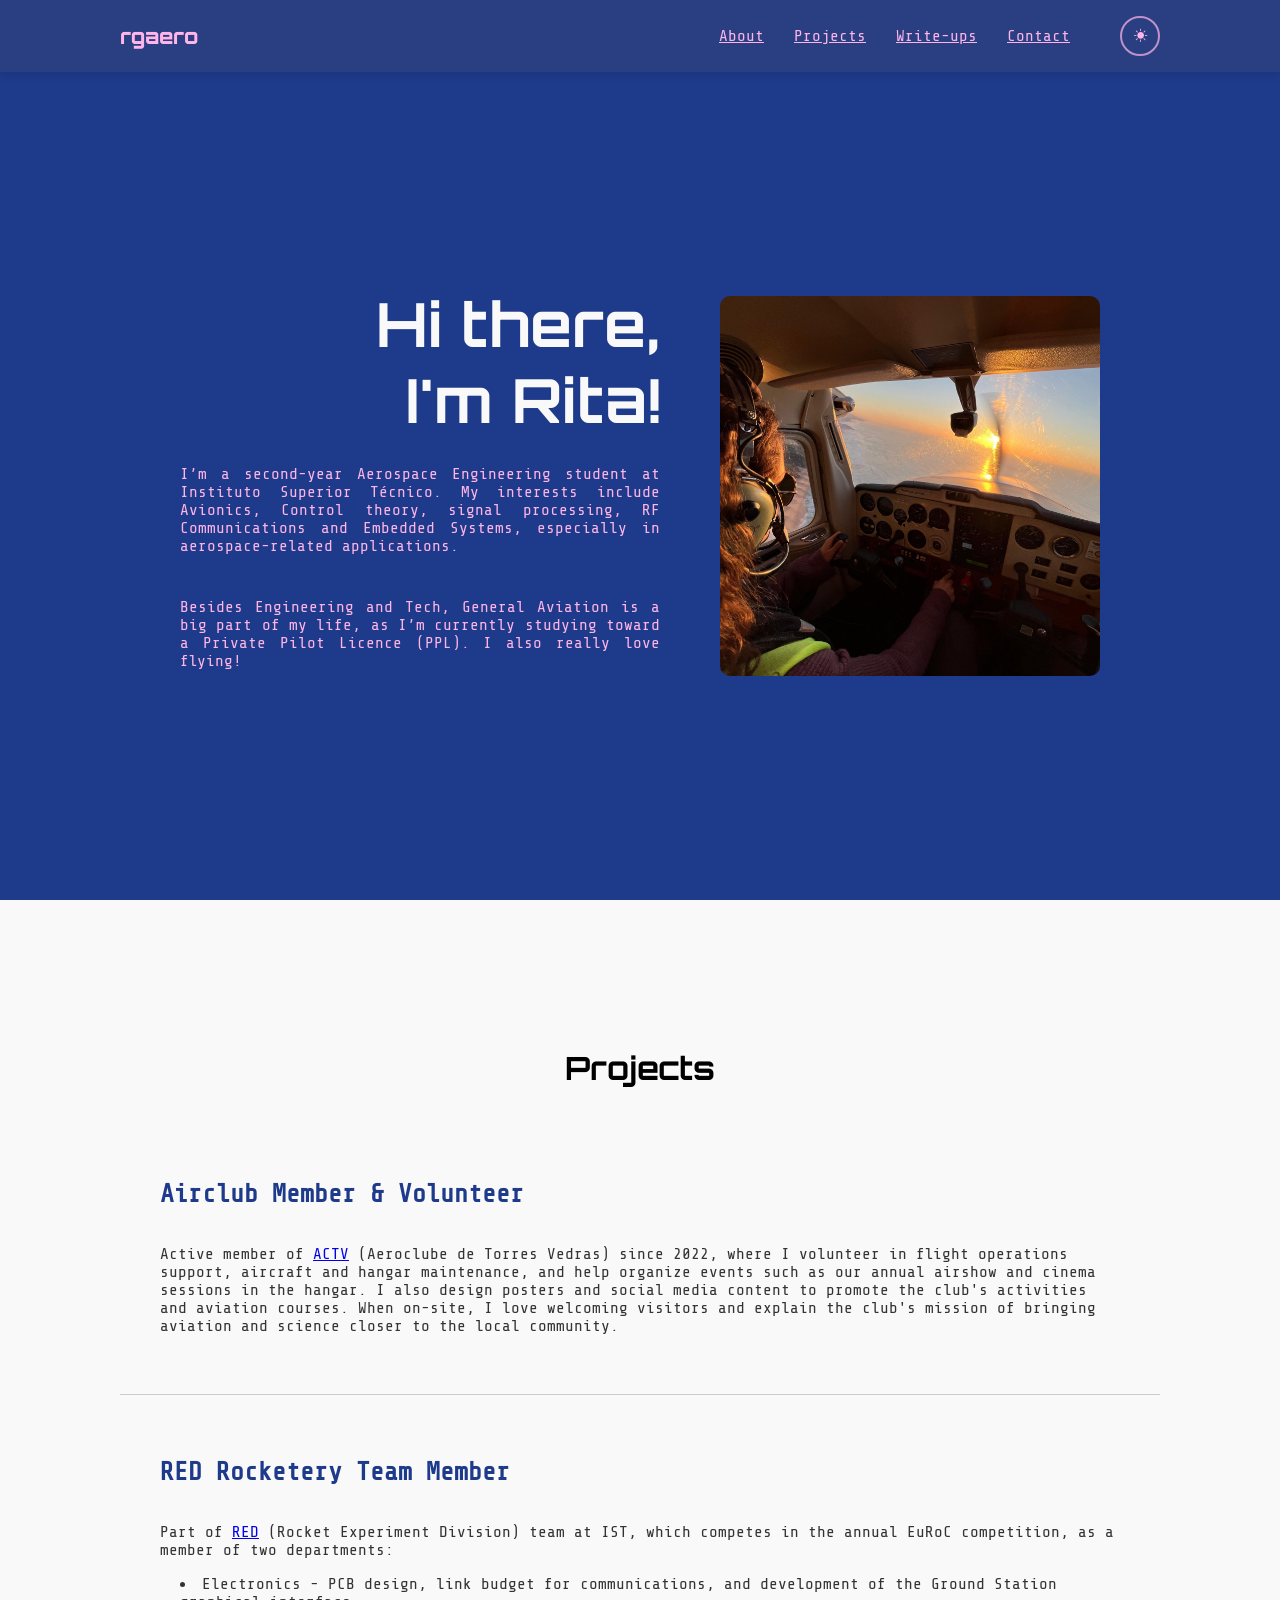
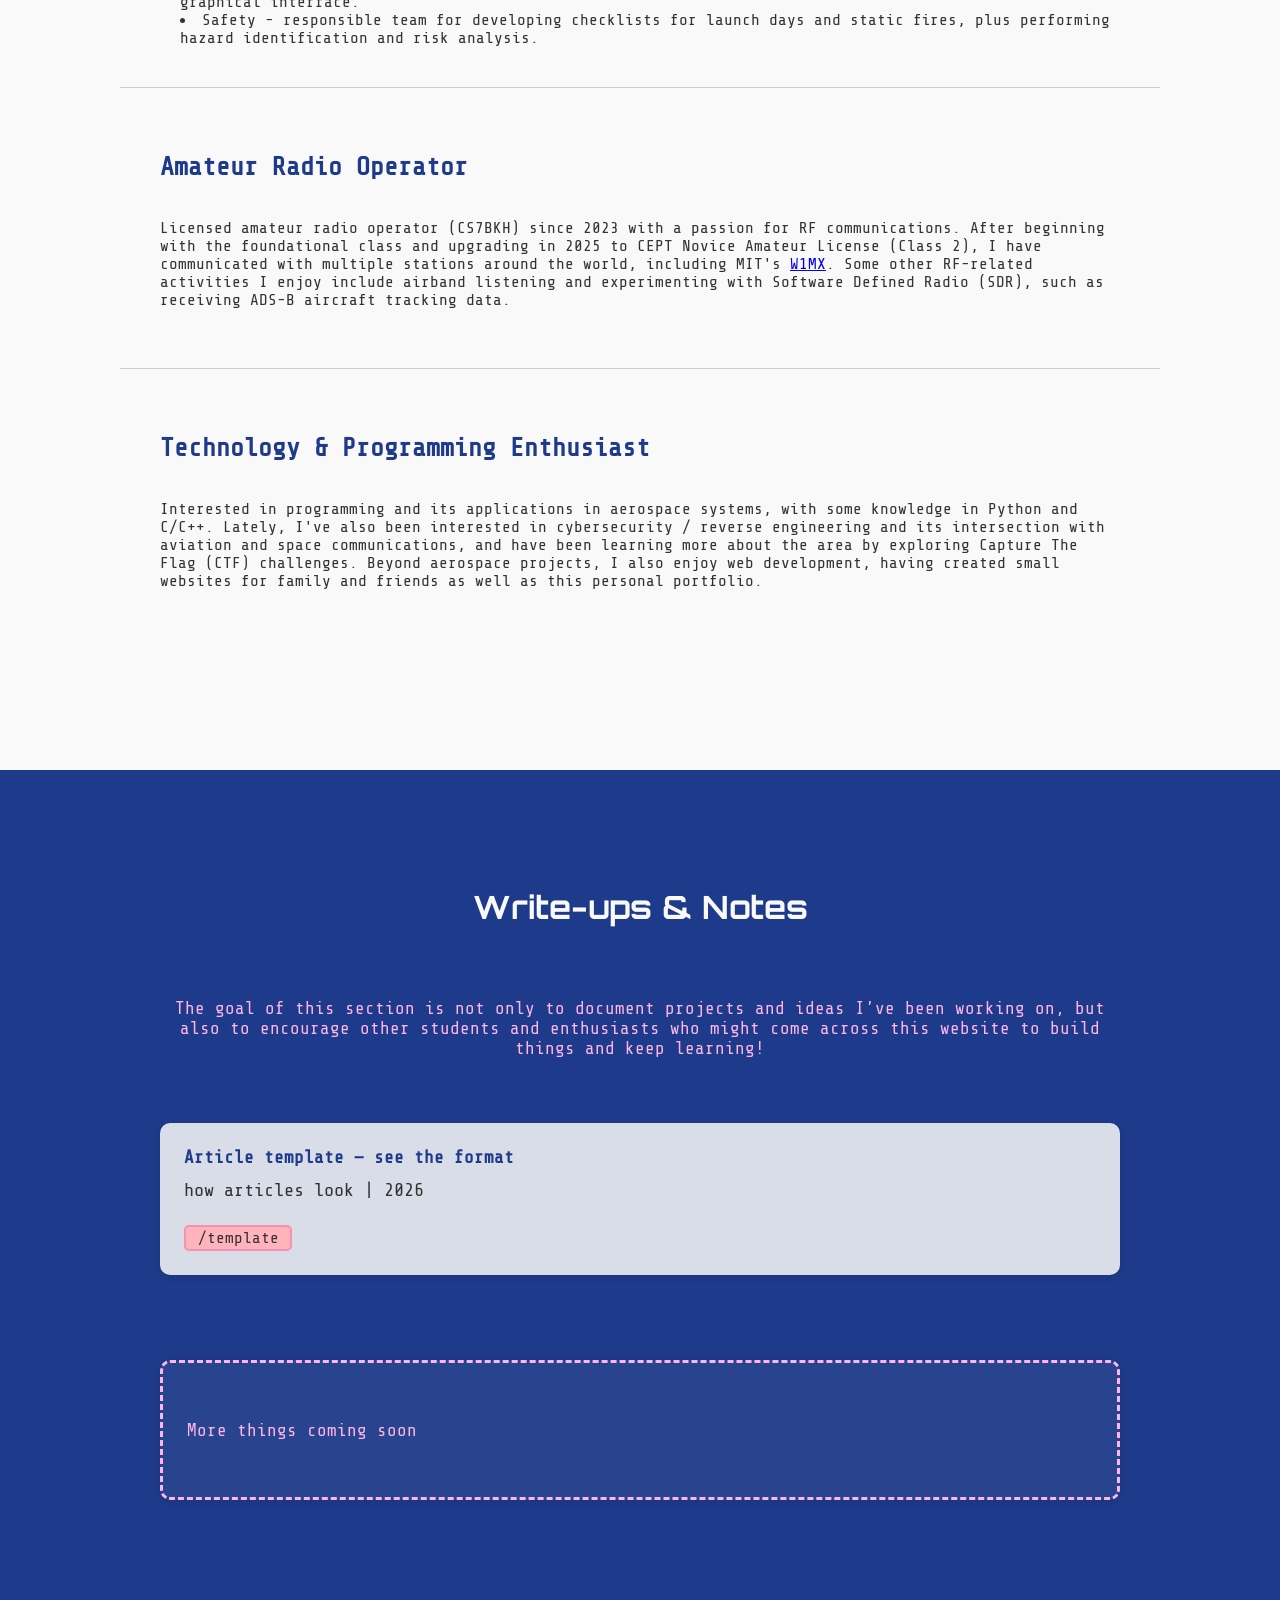
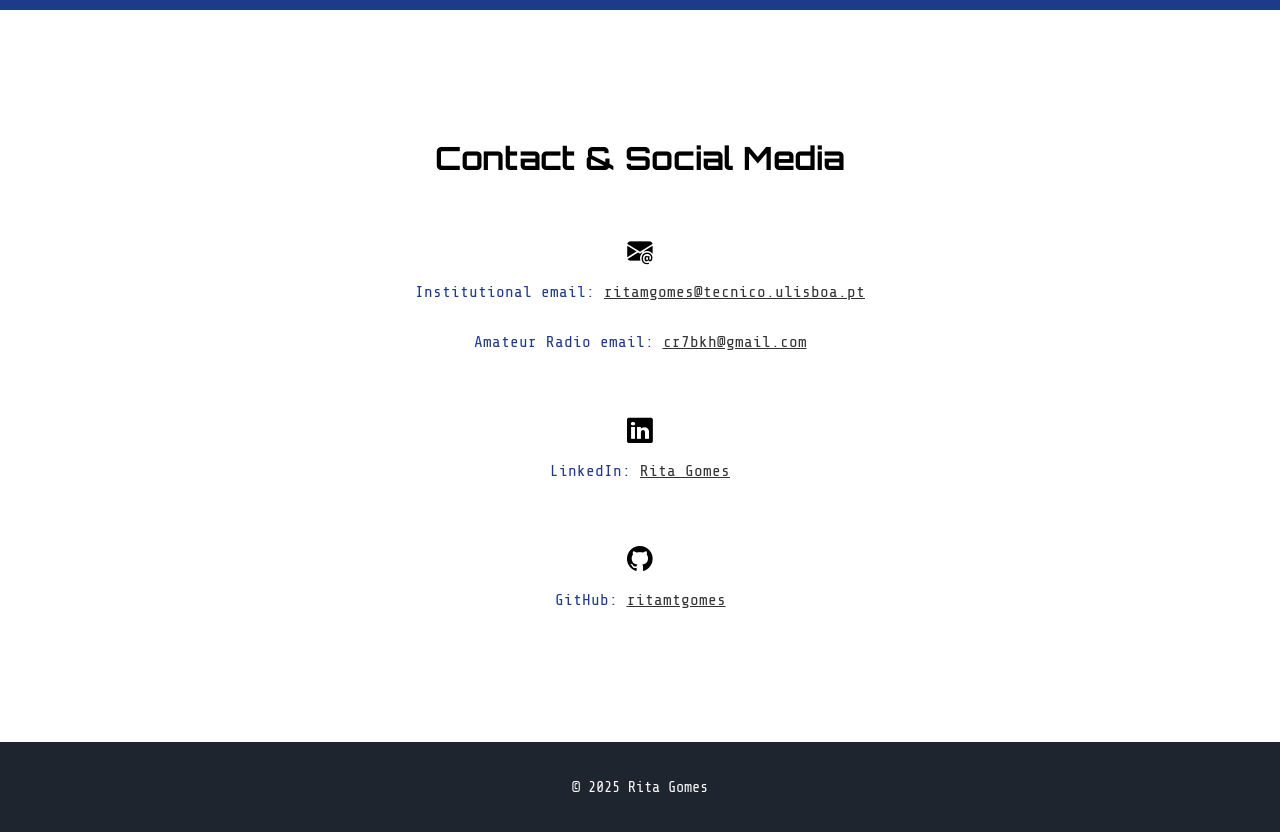
<file: index.html>
<!DOCTYPE html>
<html lang="en">
<head>
    <meta charset="UTF-8">
    <meta name="viewport" content="width=device-width, initial-scale=1.0">
    <title>Rita Gomes - BSc in Aerospace Engineering</title>
    
    <link rel="stylesheet" href="css/main.css">
    <link href="https://fonts.googleapis.com/css2?family=Orbitron:wght@400;700&family=Share+Tech+Mono&display=swap" rel="stylesheet">
    <link rel="stylesheet" href="https://cdn.jsdelivr.net/npm/bootstrap-icons@1.13.1/font/bootstrap-icons.min.css">
</head>



<body>

    <nav id="navbar">
        <a class="logo" href="index.html">rgaero</a>
        <div class="nav-right">
            <button class="hamburger" id="hamburger">
                <span class="bar"></span>
                <span class="bar"></span>
                <span class="bar"></span>
            </button>
            <ul class="nav-list" id="nav-menu">
                <li><a href="../index.html#hero" class="nav-link">About</a></li>
                <li><a href="../index.html#projects" class="nav-link">Projects</a></li>
                <li><a href="../index.html#writeups" class="nav-link">Write-ups</a></li>
                <li><a href="../index.html#contact" class="nav-link">Contact</a></li>
            </ul>
            <button class="theme-toggle">
                <i class="bi bi-brightness-high-fill"></i>
            </button>
        </div>
    </nav>



    <!-- about me -->

    <section id="hero" class="section">
        <div class="hero-inner">
            <div id="text-container-hero">
                <h1 class="text-white hello">Hi there,<br>I'm Rita!</h1>
                <p class="text-pink afterhello">
                    I’m a second-year Aerospace Engineering student at Instituto Superior Técnico. My interests include Avionics, Control theory, signal processing, RF Communications and Embedded Systems, especially in aerospace-related applications.
                </p>
                <p class="text-pink afterhello">
                    Besides Engineering and Tech, General Aviation is a big part of my life, as I’m currently studying toward a Private Pilot Licence (PPL).
                    I also really love flying!
                </p>
            </div>
            <img class="image-hero" src="images/e39753bd-b176-4417-be80-52ac7fd4b9c6.JPG" alt="foto">
        </div>
    </section>




    <section id="projects" class="section">
        <h1 class="titles">Projects</h1>
        <div class="about-cards line">
            <div class="about-text">
                <h2 class="text-blue subtitles">Airclub Member & Volunteer</h2>
                <p class="text-gray">Active member of <a href="https://www.actv.pt/">ACTV</a> (Aeroclube de Torres Vedras) since 2022, where I volunteer in flight operations support, aircraft and hangar maintenance, and help organize events such as our annual airshow and cinema sessions in the hangar. I also design posters and social media content to promote the club's activities and aviation courses. When on-site, I love welcoming visitors and explain the club's mission of bringing aviation and science closer to the local community.</p>
            </div>
        </div>
        <div class="about-cards line">
            <div class="about-text">
                <h2 class="text-blue subtitles">RED Rocketery Team Member</h2>
                <p class="text-gray">Part of <a href="https://red.aerotec.pt">RED</a> (Rocket Experiment Division) team at IST, which competes in the annual EuRoC competition, as a member of two departments:  
                <li class="text-gray">Electronics - PCB design, link budget for communications, and development of the Ground Station graphical interface.</li>
                <li class="text-gray">Safety - responsible team for developing checklists for launch days and static fires, plus performing hazard identification and risk analysis.</li>
            </div>
        </div>
        <div class="about-cards line">
            <div class="about-text">
                <h2 class="text-blue subtitles">Amateur Radio Operator</h2>
                <p class="text-gray">Licensed amateur radio operator (CS7BKH) since 2023 with a passion for RF communications. After beginning with the foundational class and upgrading in 2025 to CEPT Novice Amateur License (Class 2), I have communicated with multiple stations around the world, including MIT's <a href="https://w1mx.mit.edu/">W1MX</a>. Some other RF-related activities I enjoy include airband listening and experimenting with Software Defined Radio (SDR), such as receiving ADS-B aircraft tracking data.
                </p>
            </div>
        </div>
        <div class="about-cards">
            <div class="about-text">
                <h2 class="text-blue subtitles">Technology & Programming Enthusiast</h2>
                <p class="text-gray">Interested in programming and its applications in aerospace systems, with some knowledge in Python and C/C++. Lately, I've also been interested in cybersecurity / reverse engineering and its intersection with aviation and space communications, and have been learning more about the area by exploring Capture The Flag (CTF) challenges. Beyond aerospace projects, I also enjoy web development, having created small websites for family and friends as well as this personal portfolio.</p>
            </div>
        </div>
    </section>





    <section id="writeups" class="section">

        <h1 class="text-white titles">Write-ups & Notes</h1>
        <p class="projects-text text-pink">
            The goal of this section is not only to document projects and ideas I’ve been working on, but also to encourage other students and enthusiasts who might come across this website to build things and keep learning!
        </p>
        <div class="article-box">
            <a href="articles/article.html?file=template.md"><h2>Article template &mdash; see the format</h2></a>
            <h3 class="text-gray">how articles look | 2026</h3>
            <span class="tags-box">
                <div class="tags misc">/template</div>
            </span>
        </div>
        <div class="article-box coming-soon">
            <p class="text-gray">More things coming soon</p>
        </div>

    </section>





    <section id="contact" class="section">
        <h1 class="titles">Contact & Social Media</h1>
        <div class="contact-card">
            <i class="bi bi-envelope-at-fill subtitles"></i>
            <p class="text-blue">Institutional email: <a href="mailto:ritamgomes@tecnico.ulisboa.pt?&subject=Mail to Rita Gomes" class="text-gray">ritamgomes@tecnico.ulisboa.pt</a></p>
            <p class="text-blue">Amateur Radio email: <a href="mailto:cr7bkh@gmail.com?&subject=Mail to CS7BKH" class="text-gray">cr7bkh@gmail.com</a></p>
        </div>
        <div class="contact-card">
            <i class="bi bi-linkedin subtitles"></i>
            <!-- ver se este link esta bem -->
            <p class="text-blue">LinkedIn: <a href="https://www.linkedin.com/in/rita-gomes-30ab6a352?utm_source=share&utm_campaign=share_via&utm_content=profile" class="text-gray">Rita Gomes</a></p>
        </div>
        <div class="contact-card">
            <i class="bi bi-github subtitles"></i>
            <p class="text-blue">GitHub: <a href="https://github.com/ritamtgomes" class="text-gray">ritamtgomes</a></p>
        </div>
    </section>
    
</body>


<footer>
    <p class="text-white">© 2025 Rita Gomes</p>
</footer>


<script src="js/darkmode.js"></script>
<script src="js/nav.js"></script>
</html>
</file>
<file: css/main.css>
@import url('vars.css');
@import url('components.css');
@import url('home.css');
@import url('text.css');

html {
    scroll-behavior: smooth;
}

body {
    padding: 0;
    margin: 0;
    overflow-x: hidden;
}
</file>
